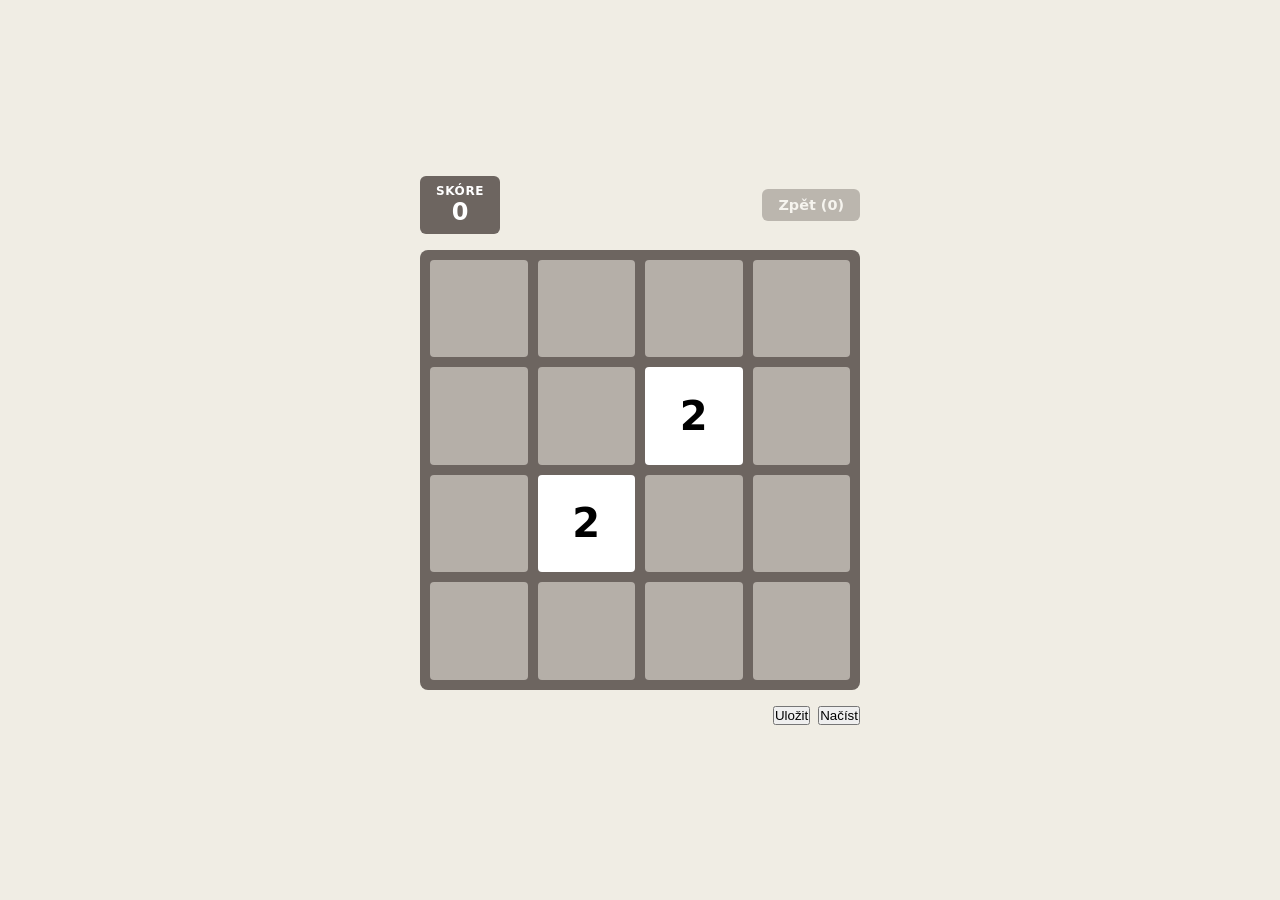
<file: index.html>
<!DOCTYPE html>
<html lang="cs">
<head>
  <meta charset="UTF-8">
  <meta name="viewport" content="width=device-width, initial-scale=1.0">
  <title>2048</title>
  <link rel="stylesheet" href="styles.css">
</head>
<body>
  <div id="ui">
    <div id="score-container">
      <span id="score-label">Skóre</span>
      <span id="score">0</span>
    </div>
    <div id="left-btns">
      <button id="undo-btn" disabled>Zpět (0)</button>
      <button id="new-game-btn" hidden>Nová hra</button>
    </div>
  </div>
  <div id="board">
    <div class="cell"></div>
    <div class="cell"></div>
    <div class="cell"></div>
    <div class="cell"></div>
    <div class="cell"></div>
    <div class="cell"></div>
    <div class="cell"></div>
    <div class="cell"></div>
    <div class="cell"></div>
    <div class="cell"></div>
    <div class="cell"></div>
    <div class="cell"></div>
    <div class="cell"></div>
    <div class="cell"></div>
    <div class="cell"></div>
    <div class="cell"></div>
  </div>
  <div id="cloud-btns">
    <button id="save-btn">Uložit</button>
    <button id="load-btn">Načíst</button>
  </div>
  <div id="toast" hidden>Automatické ukládání selhalo</div>
  <div id="win-overlay" hidden>
    <div id="win-box">
      <p id="win-title">Výhra!</p>
      <p id="win-message">Sestavila jsi všech 16 mocnin dvou.</p>
      <button id="win-close-btn">Zavřít</button>
    </div>
  </div>
  <script src="config.js"></script>
  <script src="game.js"></script>
</body>
</html>
</file>
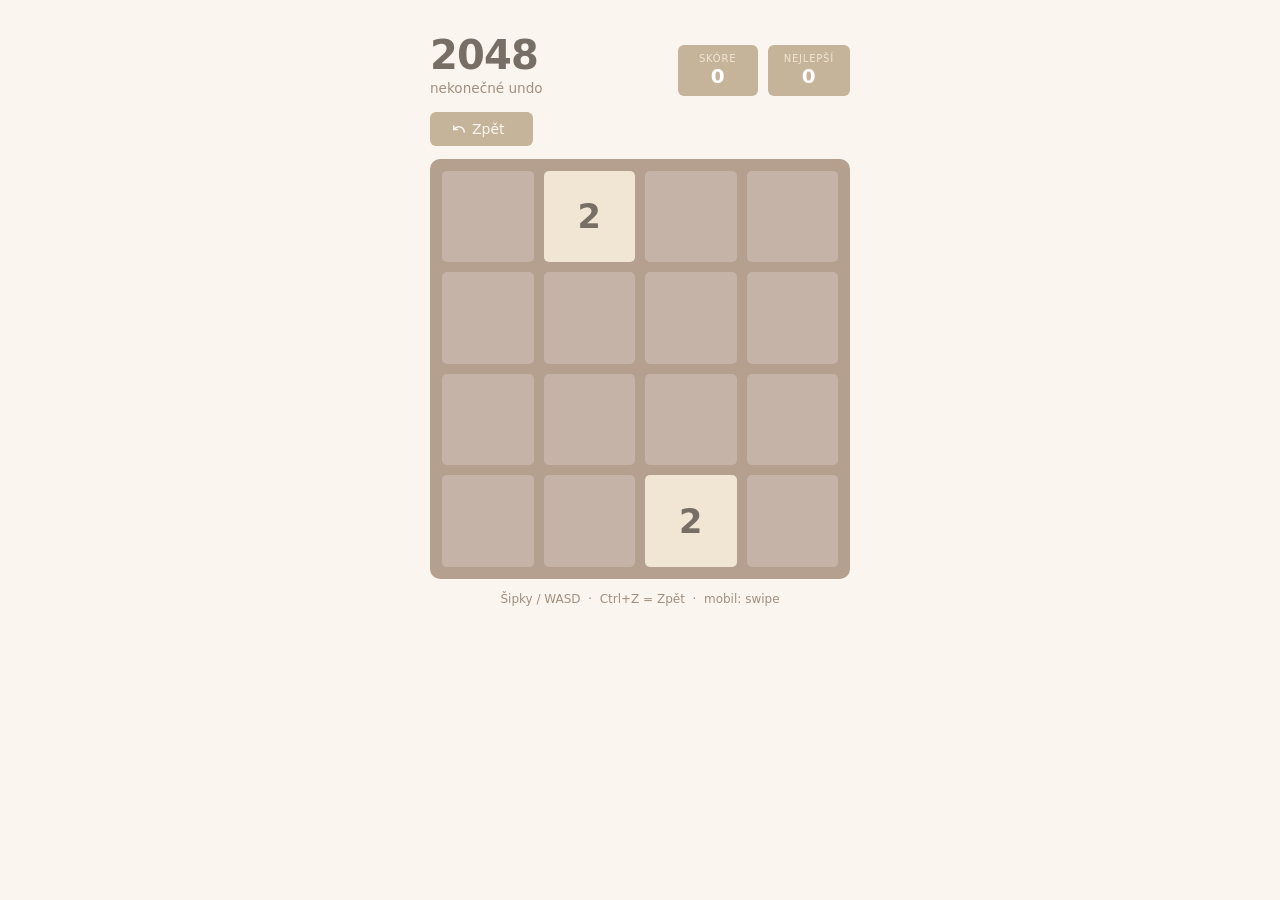
<file: 2048.html>
<!DOCTYPE html>
<html lang="cs">
<head>
<meta charset="UTF-8">
<meta name="viewport" content="width=device-width, initial-scale=1.0">
<title>2048 – nekonečné undo</title>
<style>
  *{box-sizing:border-box;margin:0;padding:0;}
  body{background:#faf5ef;display:flex;flex-direction:column;align-items:center;min-height:100vh;padding:2rem 1rem;font-family:'Segoe UI',system-ui,sans-serif;-webkit-user-select:none;user-select:none;}
  h1{font-size:2.5rem;font-weight:700;color:#776e65;letter-spacing:-0.02em;}
  .subtitle{font-size:0.85rem;color:#a09080;margin-top:2px;}
  header{display:flex;align-items:flex-end;justify-content:space-between;width:100%;max-width:420px;margin-bottom:1rem;}
  .scores{display:flex;gap:10px;}
  .score-box{background:#c6b49a;border-radius:6px;padding:8px 16px;text-align:center;min-width:80px;}
  .score-box .label{font-size:10px;color:#f0e6d3;text-transform:uppercase;letter-spacing:0.08em;}
  .score-box .val{font-size:20px;font-weight:700;color:#fff;}
  .controls{display:flex;gap:8px;justify-content:flex-start;width:100%;max-width:420px;margin-bottom:0.8rem;}
  button{background:#9a8070;color:#f9f6f2;border:none;border-radius:6px;padding:9px 22px;font-size:14px;font-family:inherit;cursor:pointer;display:flex;align-items:center;gap:6px;transition:background 0.15s;}
  button:hover:not(:disabled){background:#7a6050;}
  button:disabled{background:#c6b49a;cursor:default;}
  .board{display:grid;grid-template-columns:repeat(4,1fr);gap:10px;padding:12px;background:#b5a090;border-radius:10px;width:420px;max-width:100%;}
  .tile{aspect-ratio:1;display:flex;align-items:center;justify-content:center;border-radius:5px;font-weight:700;transition:background-color 0.07s;}
  .tile.new{animation:pop .14s ease-out;}
  @keyframes pop{from{transform:scale(0.4);opacity:0;}to{transform:scale(1);opacity:1;}}
  #congrats{display:none;width:100%;max-width:420px;margin-top:0.5rem;padding:18px 24px;border-radius:10px;border:1px solid #c9a800;background:#fdf3c0;text-align:center;animation:fadeIn .5s ease-out;}
  #congrats h2{font-size:1.5rem;color:#5a4400;margin-bottom:6px;}
  #congrats p{font-size:0.9rem;color:#7a5c00;line-height:1.6;}
  @keyframes fadeIn{from{opacity:0;transform:translateY(8px);}to{opacity:1;transform:translateY(0);}}
  .hint{font-size:12px;color:#a09080;text-align:center;margin-top:0.8rem;}
  @media(max-width:460px){.board{width:calc(100vw - 2rem);}h1{font-size:2rem;}}
</style>
</head>
<body>

<header>
  <div>
    <h1>2048</h1>
    <div class="subtitle">nekonečné undo</div>
  </div>
  <div class="scores">
    <div class="score-box"><div class="label">Skóre</div><div class="val" id="score">0</div></div>
    <div class="score-box"><div class="label">Nejlepší</div><div class="val" id="best">0</div></div>
  </div>
</header>

<div class="controls">
  <button id="undo-btn" onclick="undo()" disabled>
    <svg width="14" height="14" viewBox="0 0 24 24" fill="none" stroke="currentColor" stroke-width="2.5" stroke-linecap="round" stroke-linejoin="round"><path d="M3 7v6h6"/><path d="M21 17a9 9 0 00-9-9 9 9 0 00-6 2.3L3 13"/></svg>
    Zpět <span id="undo-count"></span>
  </button>
</div>

<div class="board" id="board"></div>

<div id="congrats">
  <h2>Gratulujeme! Hra dohrána.</h2>
  <p>Všech 16 políček obsahuje hodnoty 2&sup1; až 2&sup1;&sup6; (2 až 65&nbsp;536).<br>Dokonalé zaplnění celé hrací plochy!</p>
</div>

<div class="hint">Šipky / WASD &nbsp;&middot;&nbsp; Ctrl+Z = Zpět &nbsp;&middot;&nbsp; mobil: swipe</div>

<script>
const WIN_SET = new Set([2,4,8,16,32,64,128,256,512,1024,2048,4096,8192,16384,32768,65536]);

const COLORS = {
  0:     {bg:'rgba(255,255,255,0.2)', fg:'transparent'},
  2:     {bg:'#f0e6d3', fg:'#776e65'},
  4:     {bg:'#e8d5b5', fg:'#776e65'},
  8:     {bg:'#f2a05c', fg:'#f9f6f2'},
  16:    {bg:'#e8893a', fg:'#f9f6f2'},
  32:    {bg:'#e06b28', fg:'#f9f6f2'},
  64:    {bg:'#d84c18', fg:'#f9f6f2'},
  128:   {bg:'#e8c830', fg:'#554400'},
  256:   {bg:'#e0b818', fg:'#554400'},
  512:   {bg:'#cda610', fg:'#f9f6f2'},
  1024:  {bg:'#ba9408', fg:'#f9f6f2'},
  2048:  {bg:'#a88000', fg:'#f9f6f2'},
  4096:  {bg:'#6f67bf', fg:'#f9f6f2'},
  8192:  {bg:'#5a50b0', fg:'#f9f6f2'},
  16384: {bg:'#4a40a0', fg:'#f9f6f2'},
  32768: {bg:'#3a3090', fg:'#f9f6f2'},
  65536: {bg:'#2a2070', fg:'#f9f6f2'},
};
function gc(v) { return COLORS[v] || {bg:'#1a1050', fg:'#f9f6f2'}; }
function fs(v) { return v >= 10000 ? '1.05rem' : v >= 1000 ? '1.3rem' : v >= 100 ? '1.7rem' : '2.1rem'; }

let grid = Array(16).fill(0), score = 0, best = 0, history = [], newSet = new Set();

function isWon() {
  if (grid.some(v => v === 0)) return false;
  const s = new Set(grid);
  if (s.size !== 16) return false;
  for (const v of s) if (!WIN_SET.has(v)) return false;
  return true;
}

function canMove() {
  for (let i = 0; i < 16; i++) if (!grid[i]) return true;
  for (let r = 0; r < 4; r++) for (let c = 0; c < 3; c++) if (grid[r*4+c] === grid[r*4+c+1]) return true;
  for (let r = 0; r < 3; r++) for (let c = 0; c < 4; c++) if (grid[r*4+c] === grid[(r+1)*4+c]) return true;
  return false;
}

function rand() {
  const e = grid.reduce((a,v,i) => v===0 ? [...a,i] : a, []);
  if (!e.length) return;
  const i = e[Math.floor(Math.random() * e.length)];
  grid[i] = Math.random() < 0.9 ? 2 : 4;
  newSet.add(i);
}

function rot(g) {
  const n = Array(16);
  for (let r = 0; r < 4; r++) for (let c = 0; c < 4; c++) n[c*4+(3-r)] = g[r*4+c];
  return n;
}

function slideL(g) {
  let moved = false, gained = 0, n = [...g];
  for (let r = 0; r < 4; r++) {
    let row = [];
    for (let c = 0; c < 4; c++) if (n[r*4+c]) row.push(n[r*4+c]);
    for (let i = 0; i < row.length-1; i++) if (row[i] === row[i+1]) { row[i] *= 2; gained += row[i]; row.splice(i+1,1); }
    while (row.length < 4) row.push(0);
    for (let c = 0; c < 4; c++) { if (n[r*4+c] !== row[c]) moved = true; n[r*4+c] = row[c]; }
  }
  return {grid:n, gained, moved};
}

function doMove(dir) {
  if (isWon()) return;
  if (!canMove()) return;
  let g = [...grid];
  const rc = {left:0, up:3, right:2, down:1}[dir];
  for (let i = 0; i < rc; i++) g = rot(g);
  const res = slideL(g);
  if (!res.moved) return;
  let ng = res.grid;
  for (let i = 0; i < (4-rc)%4; i++) ng = rot(ng);
  history.push({grid:[...grid], score});
  grid = ng;
  score += res.gained;
  if (score > best) best = score;
  newSet.clear();
  if (!isWon()) rand();
  render();
}

function undo() {
  if (!history.length) return;
  const p = history.pop();
  grid = p.grid; score = p.score; newSet.clear();
  render();
}

function render() {
  document.getElementById('score').textContent = score.toLocaleString('cs');
  document.getElementById('best').textContent = best.toLocaleString('cs');
  const board = document.getElementById('board');
  board.innerHTML = '';
  for (let i = 0; i < 16; i++) {
    const v = grid[i];
    const {bg, fg} = gc(v);
    const d = document.createElement('div');
    d.className = 'tile' + (newSet.has(i) ? ' new' : '');
    d.style.background = bg; d.style.color = fg; d.style.fontSize = fs(v);
    if (v) d.textContent = v;
    board.appendChild(d);
  }
  const won = isWon();
  document.getElementById('congrats').style.display = won ? 'block' : 'none';
  const ub = document.getElementById('undo-btn');
  ub.disabled = !history.length;
  document.getElementById('undo-count').textContent = history.length ? `(${history.length})` : '';
}

document.addEventListener('keydown', e => {
  const m = {ArrowLeft:'left',ArrowRight:'right',ArrowUp:'up',ArrowDown:'down',KeyA:'left',KeyD:'right',KeyW:'up',KeyS:'down'};
  const d = m[e.code];
  if (d) { e.preventDefault(); doMove(d); }
  if (e.code === 'KeyZ' && (e.ctrlKey || e.metaKey)) { e.preventDefault(); undo(); }
});

let tx = null, ty = null;
document.getElementById('board').addEventListener('touchstart', e => { tx = e.touches[0].clientX; ty = e.touches[0].clientY; }, {passive:true});
document.getElementById('board').addEventListener('touchend', e => {
  if (tx === null) return;
  const dx = e.changedTouches[0].clientX - tx, dy = e.changedTouches[0].clientY - ty;
  if (Math.max(Math.abs(dx), Math.abs(dy)) < 25) { tx = null; return; }
  doMove(Math.abs(dx) > Math.abs(dy) ? (dx > 0 ? 'right' : 'left') : (dy > 0 ? 'down' : 'up'));
  tx = null;
});

rand(); rand(); render();
</script>
</body>
</html>
</file>
<file: styles.css>
*, *::before, *::after {
  box-sizing: border-box;
  margin: 0;
  padding: 0;
}

body {
  font-family: system-ui, -apple-system, BlinkMacSystemFont, 'Segoe UI', sans-serif;
  background-color: #f0ede4;
  min-height: 100vh;
  display: flex;
  flex-direction: column;
  justify-content: center;
  align-items: center;
  gap: 16px;
  touch-action: manipulation;
}

#ui {
  width: min(440px, 90vw);
  display: flex;
  justify-content: space-between;
  align-items: center;
}

#left-btns {
  display: flex;
  gap: 8px;
  align-items: center;
}

#cloud-btns {
  display: flex;
  gap: 8px;
  width: min(440px, 90vw);
  justify-content: flex-end;
}

#undo-btn,
#new-game-btn {
  background-color: #6d6560;
  color: #ffffff;
  border: none;
  border-radius: 6px;
  padding: 8px 16px;
  font-family: inherit;
  font-size: 0.9rem;
  font-weight: 700;
  cursor: pointer;
}

#undo-btn:hover,
#new-game-btn:hover {
  background-color: #57504c;
}

#undo-btn:disabled {
  opacity: 0.4;
  cursor: default;
}

#score-container {
  background-color: #6d6560;
  color: #ffffff;
  border-radius: 6px;
  padding: 8px 16px;
  display: flex;
  flex-direction: column;
  align-items: center;
  min-width: 80px;
}

#score-label {
  font-size: 0.75rem;
  font-weight: 700;
  text-transform: uppercase;
  letter-spacing: 0.05em;
}

#score {
  font-size: 1.5rem;
  font-weight: 700;
}

#board {
  display: grid;
  grid-template-columns: repeat(4, 1fr);
  gap: 10px;
  background-color: #6d6560;
  border-radius: 8px;
  padding: 10px;
  width: min(440px, 90vw);
  touch-action: none;
}

.cell {
  background-color: #b5afa8;
  border-radius: 4px;
  aspect-ratio: 1 / 1;
}

.cell.tile {
  background-color: #ffffff;
  display: flex;
  justify-content: center;
  align-items: center;
  font-weight: 700;
  color: #000000;
  text-shadow:
    -2px -2px 0 #fff,  2px -2px 0 #fff,
    -2px  2px 0 #fff,  2px  2px 0 #fff,
    -2px     0 0 #fff,  2px     0 0 #fff,
        0 -2px 0 #fff,     0  2px 0 #fff;
}

.cell.tile.font-lg  { font-size: 2.5rem; }
.cell.tile.font-md  { font-size: 1.8rem; }
.cell.tile.font-sm  { font-size: 1.4rem; }
.cell.tile.font-xs  { font-size: 1.1rem; }

/* Group 1 – single diagonal (45°) */
.tile-4   { background-image: repeating-linear-gradient(45deg, #000 0, #000 1px, transparent 1px, transparent 20px); }
.tile-8   { background-image: repeating-linear-gradient(45deg, #000 0, #000 1px, transparent 1px, transparent 12px); }
.tile-16  { background-image: repeating-linear-gradient(45deg, #000 0, #000 1px, transparent 1px, transparent  7px); }

/* Group 2 – cross (45° + 135°) */
.tile-32  { background-image: repeating-linear-gradient( 45deg, #000 0, #000 1px, transparent 1px, transparent 20px), repeating-linear-gradient(135deg, #000 0, #000 1px, transparent 1px, transparent 20px); }
.tile-64  { background-image: repeating-linear-gradient( 45deg, #000 0, #000 1px, transparent 1px, transparent 12px), repeating-linear-gradient(135deg, #000 0, #000 1px, transparent 1px, transparent 12px); }
.tile-128 { background-image: repeating-linear-gradient( 45deg, #000 0, #000 1px, transparent 1px, transparent  7px), repeating-linear-gradient(135deg, #000 0, #000 1px, transparent 1px, transparent  7px); }
.tile-256 { background-image: repeating-linear-gradient( 45deg, #000 0, #000 1px, transparent 1px, transparent  5px), repeating-linear-gradient(135deg, #000 0, #000 1px, transparent 1px, transparent  5px); }

/* Group 3 – triple (45° + 135° + 90°) */
.tile-512  { background-image: repeating-linear-gradient( 45deg, #000 0, #000 1px, transparent 1px, transparent 20px), repeating-linear-gradient(135deg, #000 0, #000 1px, transparent 1px, transparent 20px), repeating-linear-gradient( 90deg, #000 0, #000 1px, transparent 1px, transparent 20px); }
.tile-1024 { background-image: repeating-linear-gradient( 45deg, #000 0, #000 1px, transparent 1px, transparent 12px), repeating-linear-gradient(135deg, #000 0, #000 1px, transparent 1px, transparent 12px), repeating-linear-gradient( 90deg, #000 0, #000 1px, transparent 1px, transparent 12px); }
.tile-2048 { background-image: repeating-linear-gradient( 45deg, #000 0, #000 1px, transparent 1px, transparent  7px), repeating-linear-gradient(135deg, #000 0, #000 1px, transparent 1px, transparent  7px), repeating-linear-gradient( 90deg, #000 0, #000 1px, transparent 1px, transparent  7px); }
.tile-4096 { background-image: repeating-linear-gradient( 45deg, #000 0, #000 1px, transparent 1px, transparent  5px), repeating-linear-gradient(135deg, #000 0, #000 1px, transparent 1px, transparent  5px), repeating-linear-gradient( 90deg, #000 0, #000 1px, transparent 1px, transparent  5px); }

/* Group 4 – quadruple (45° + 135° + 90° + 0°) */
.tile-8192  { background-image: repeating-linear-gradient( 45deg, #000 0, #000 1px, transparent 1px, transparent 20px), repeating-linear-gradient(135deg, #000 0, #000 1px, transparent 1px, transparent 20px), repeating-linear-gradient( 90deg, #000 0, #000 1px, transparent 1px, transparent 20px), repeating-linear-gradient(  0deg, #000 0, #000 1px, transparent 1px, transparent 20px); }
.tile-16384 { background-image: repeating-linear-gradient( 45deg, #000 0, #000 1px, transparent 1px, transparent 12px), repeating-linear-gradient(135deg, #000 0, #000 1px, transparent 1px, transparent 12px), repeating-linear-gradient( 90deg, #000 0, #000 1px, transparent 1px, transparent 12px), repeating-linear-gradient(  0deg, #000 0, #000 1px, transparent 1px, transparent 12px); }
.tile-32768 { background-image: repeating-linear-gradient( 45deg, #000 0, #000 1px, transparent 1px, transparent  7px), repeating-linear-gradient(135deg, #000 0, #000 1px, transparent 1px, transparent  7px), repeating-linear-gradient( 90deg, #000 0, #000 1px, transparent 1px, transparent  7px), repeating-linear-gradient(  0deg, #000 0, #000 1px, transparent 1px, transparent  7px); }
.tile-65536 { background-image: repeating-linear-gradient( 45deg, #000 0, #000 1px, transparent 1px, transparent  5px), repeating-linear-gradient(135deg, #000 0, #000 1px, transparent 1px, transparent  5px), repeating-linear-gradient( 90deg, #000 0, #000 1px, transparent 1px, transparent  5px), repeating-linear-gradient(  0deg, #000 0, #000 1px, transparent 1px, transparent  5px); }

#toast {
  position: fixed;
  bottom: 24px;
  right: 24px;
  background-color: #4a4540;
  color: #ffffff;
  font-size: 0.85rem;
  font-weight: 600;
  padding: 10px 16px;
  border-radius: 6px;
  opacity: 1;
  transition: opacity 0.4s ease;
}

#toast[hidden] {
  display: none;
}

#toast.toast-fade {
  opacity: 0;
}

#save-btn.save-flash {
  outline: 2px solid #ffffff;
  outline-offset: 2px;
}

#win-overlay {
  position: fixed;
  inset: 0;
  background-color: rgba(0, 0, 0, 0.6);
  display: flex;
  justify-content: center;
  align-items: center;
}

#win-overlay[hidden] {
  display: none;
}

#win-box {
  background-color: #ffffff;
  border-radius: 12px;
  padding: 48px 40px;
  text-align: center;
  max-width: 320px;
  width: 90vw;
  display: flex;
  flex-direction: column;
  gap: 16px;
}

#win-title {
  font-size: 3rem;
  font-weight: 700;
  color: #1a1a1a;
}

#win-message {
  font-size: 1rem;
  color: #6d6560;
  line-height: 1.5;
}

#win-close-btn {
  margin-top: 8px;
  background-color: #1a1a1a;
  color: #ffffff;
  border: none;
  border-radius: 6px;
  padding: 12px 24px;
  font-family: inherit;
  font-size: 1rem;
  font-weight: 700;
  cursor: pointer;
}

#win-close-btn:hover {
  background-color: #3a3a3a;
}
</file>
